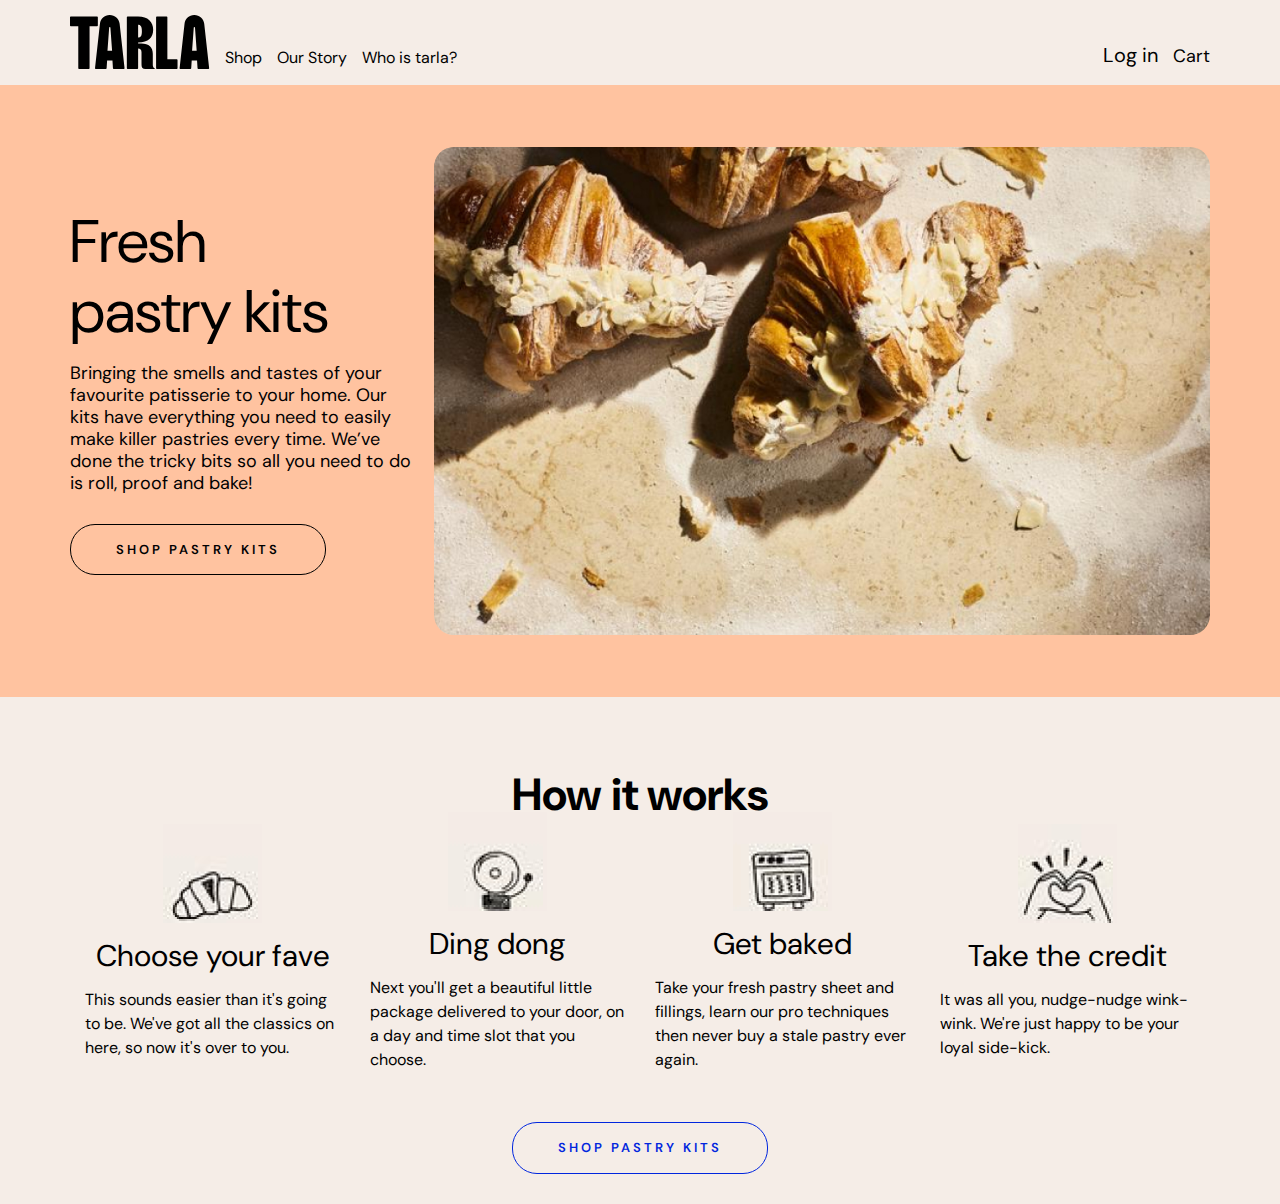
<file: index.html>
<!DOCTYPE html>
<html lang="en">
<head>
  <meta charset="UTF-8">
  <meta http-equiv="X-UA-Compatible" content="IE=edge">
  <meta name="viewport" content="width=device-width, initial-scale=1.0">
  <title>TARLA</title>
  <link rel="stylesheet" href="https://pro.fontawesome.com/releases/v5.10.0/css/all.css" integrity="sha384-AYmEC3Yw5cVb3ZcuHtOA93w35dYTsvhLPVnYs9eStHfGJvOvKxVfELGroGkvsg+p" crossorigin="anonymous"/>
  <link rel="stylesheet" href="css/reset.css">
  <link rel="stylesheet" href="css/main.css">
  <link rel="stylesheet" href="css/components/button.css">

  <link rel="stylesheet" href="css/header.css">
  <link rel="stylesheet" href="css/first-section.css">
  <link rel="stylesheet" href="css/howItWorks.css">
</head>
<body>
  <header class="header wrapper">
    <nav class="header__left">
      <div class="header__logo">
        <img src="images/logo.svg" alt="TARLA">
      </div>
      <ul class="header__menu">
        <li><a href="#">Shop</a></li>
        <li><a href="#">Our Story</a></li>
        <li><a href="#">Who is tarla?</a></li>
      </ul>
    </nav>
    <div class="header__cart">
      <div class="header__card-user">
        <i class="far fa-user"></i>
        <span>Log in</span>
      </div>
      <div class="header__card-cart">
        <i class="fas fa-shopping-cart"></i>
        <span>Cart</span>
      </div>
    </div>
  </header>
  <main>
    <section class="first-section">
      <div class="first-section__content wrapper">
        <div class="first-section__info">
          <div class="title">Fresh <br> pastry kits</div>
          <p class="description">Bringing the smells and tastes of your favourite patisserie to your home. Our kits have everything you need to easily make killer pastries every time. We’ve done the tricky bits so all you need to do is roll, proof and bake!</p>
          <div class="button button-black">Shop pastry kits</div>
        </div>
        <div class="first-section__image">
          <img src="images/fisrt-section.jpg" alt="tarla-section"/>
          <div class="first-section__image-navigate">
            <i class="fas fa-chevron-left"></i>
            <i class="fas fa-chevron-right"></i>
          </div>
        </div>
      </div>
    </section>

    <!-- How it works -->
    <section class="howItWorks">
      <div class="howItWorks__title"><h2>How it works</h2></div>
      <div class="howItWorks__items wrapper">
        <div class="howItWorks__item">
          <div class="howItWorks__item-img">
            <img src="images/howItWorks/1.png" alt="Choose your fave">
          </div>
          <span class="howItWorks__item-title">
            Choose your fave
          </span>
          <p class="howItWorks__item-description">
            This sounds easier than it's going to be. We've got all the classics on here, so now it's over to you.
          </p>
        </div>
        <div class="howItWorks__item">
          <div class="howItWorks__item-img">
            <img src="images/howItWorks/2.png" alt="Ding dong">
          </div>
          <span class="howItWorks__item-title">
            Ding dong
          </span>
          <p class="howItWorks__item-description">
            Next you'll get a beautiful little package delivered to your door, on a day and time slot that you choose.
          </p>
        </div>
        <div class="howItWorks__item">
          <div class="howItWorks__item-img">
            <img src="images/howItWorks/3.png" alt="Ding dong">
          </div>
          <span class="howItWorks__item-title">
            Get baked
          </span>
          <p class="howItWorks__item-description">
            Take your fresh pastry sheet and fillings, learn our pro techniques then never buy a stale pastry ever again.
          </p>
        </div>
        <div class="howItWorks__item">
          <div class="howItWorks__item-img">
            <img src="images/howItWorks/4.png" alt="Take the credit">
          </div>
          <span class="howItWorks__item-title">
            Take the credit
          </span>
          <p class="howItWorks__item-description">
            It was all you, nudge-nudge wink-wink. We're just happy to be your loyal side-kick.
          </p>
        </div>
      </div>
      <div class="howItWorks__button">
        <div class="button">Shop pastry kits</div>
      </div>
    </section>
  </main>
</body>
</html>
</file>
<file: css/main.css>
@import url('https://fonts.googleapis.com/css2?family=DM+Sans&family=Roboto&display=swap');


:root {
  --font-dm-sans: 'DM Sans', sans-serif;
  --font-roboto: 'Roboto', sans-serif;
  --accent: #0126DE;
  --gray: #F5EDE7;
  --text: #000;
  --orange: #FFC3A0;

  --xxl: 1320px;
  --xl: 1140px;
  --lg: 960px;
  --md: 720px;
  --sm: 540px;
}

body {
  font-family: var(--font-dm-sans);
  color: var(--text);
  background-color: var(--gray);
}
.wrapper {
  max-width: var(--xxl);
  margin: 0 auto;
}
@media (max-width: 1400px) {
  .wrapper {
    max-width: var(--xl);
  }
}
@media (max-width: 1200px) {
  .wrapper {
    max-width: var(--lg);
  }
}
@media (max-width: 992px) {
  .wrapper {
    max-width: var(--md);
  }
}
@media (max-width: 768px) {
  .wrapper {
    max-width: var(--sm);
  }
}
@media (max-width: 576px) {
  .wrapper {
    max-width: 100%;
  }
}
</file>
<file: css/components/button.css>
.button {
  display: inline-block;
  border: 1px solid var(--accent);
  color: var(--accent);
  text-decoration: none;
  padding: 15px 45px;
  font-size: 13px;
  text-transform: uppercase;
  font-weight: 600;
  letter-spacing: 3px;
  border-radius: 25px;
  text-align: center;
  position: relative;
  outline: none;
  transition: all .1s ease;
  cursor: pointer;
}

.button:focus,
.button:hover {
  text-decoration: none;
  color: lighten(var(--accent), 5%);
}

.button:hover {
  background-color: lighten(var(--accent), 5%)
}

.button:active {
  background-color: darken(var(--accent), 5%)
}
.button-black {
  border: 1px solid var(--text);
  color: var(--text);
}
</file>
<file: css/header.css>
.header {
  width: 100%;
  display: flex;
  justify-content: space-between;
  padding-top: 15px;
  margin-bottom: 15px;
}
.header__left {
  display: flex;
  align-items: flex-end;
}
.header__menu {
  margin-left: 15px;
  list-style: none;
  display: flex;
}
.header__menu li {
  margin-right: 15px;
}
.header__menu a {
  text-decoration: none;
  color: var(--text);
}
.header__cart {
  display: flex;
  align-items: flex-end;
}
.header__card-user {
  margin-right: 15px;
}
.header__card-user, 
.header__card-cart {
  display: flex;
  flex-direction: column;
  align-items: center;
  font-size: 18px;
  cursor: pointer;
}
.header__card-user, 
.header__card-cart i {
  font-size: 20px;
}
@media (max-width: 576px) {
  .header {
    justify-content: start;
    align-items: flex-start;
    padding: 0 15px;
  }
  .header, .header__left {
    flex-direction: column;
    justify-content: start;
    align-items: flex-start;
    width: 100%;
  }
  .header__menu, 
  .header__logo {
    margin-top: 30px;
  }
  .header__logo {
    width: 100%;
    display: flex;
    justify-content: center;
  }
  .header__left {
    order: 2;
  }
  .header__cart {
    order: 1;
    width: 100%;
    justify-content: end;
    margin-top: 10px;
  }
}
</file>
<file: css/first-section.css>
.first-section {
  width: 100%;
  background-color: var(--orange);
  min-height: 612px;
  display: flex;
  align-items: center;
  margin-bottom: 50px;
}
.first-section__content {
  display: flex;
  justify-content: space-between;
  align-items: center;
}
.first-section__info {
  width: 35%;
  padding-right: 15px;
}
.first-section__info .title {
  font-size: 60px;
  line-height: 70px;
}
.first-section__info .description {
  margin-top: 15px;
  font-size: 18px;
  line-height: 22px;
}
.first-section__info .button {
  margin-top: 30px;
}
.first-section__image {
  width: 75%;
  position: relative;
  height: 100%;
  overflow: hidden;
}
.first-section__image img{
  display: block;
  max-width: 100%;
  height: 100%;
  border-radius: 20px;
}
.first-section__image-navigate {
  position: absolute;
  bottom: 15px;
  right: 30px;
}
.first-section__image-navigate i {
  font-size: 25px;
  line-height: 25px;
  cursor: pointer;
}
.first-section__image-navigate .fa-chevron-left {
  margin-right: 30px;
}

@media (max-width: 992px) {
  .first-section__info .title {
    font-size: 40px;
    line-height: 55px;
  }
}
@media (max-width: 768px) {
  .first-section__content {
    padding-top: 15px;
    padding-bottom: 15px;
    flex-direction: column;
  }
  .first-section__image {
    width: 100%;
    margin-top: 20px;
  }
  .first-section__info {
    display: flex;
    flex-direction: column;
    align-items: center;
    width: 100%;
  }
  .first-section__info .title {
    width: 100%;
  }
}
@media (max-width: 576px) {
  .first-section {
    padding: 0 15px;
  }
}
</file>
<file: css/howItWorks.css>
.howItWorks {
  padding-top: 30px;
  padding-bottom: 30px;
  width: 100%;
}
.howItWorks__title {
  width: 100%;
  display: flex;
  justify-content: center;
  font-size: 30px;
  line-height: 35px;
}
.howItWorks__items {
  display: flex;
  flex-wrap: wrap;
  align-items: center;
  justify-content: space-between;
}
.howItWorks__item {
  flex: 1 1 200px;
  display: flex;
  flex-direction: column;
  align-items: center;
  margin: 0 15px;
}
.howItWorks__item-title {
  margin-top: 15px;
  font-size: 30px;
  line-height: 35px;
  display: block;
}
.howItWorks__item-description {
  margin-top: 15px;
}
.howItWorks__button {
  margin-top: 50px;
  display: flex;
  justify-content: center;
}
</file>
